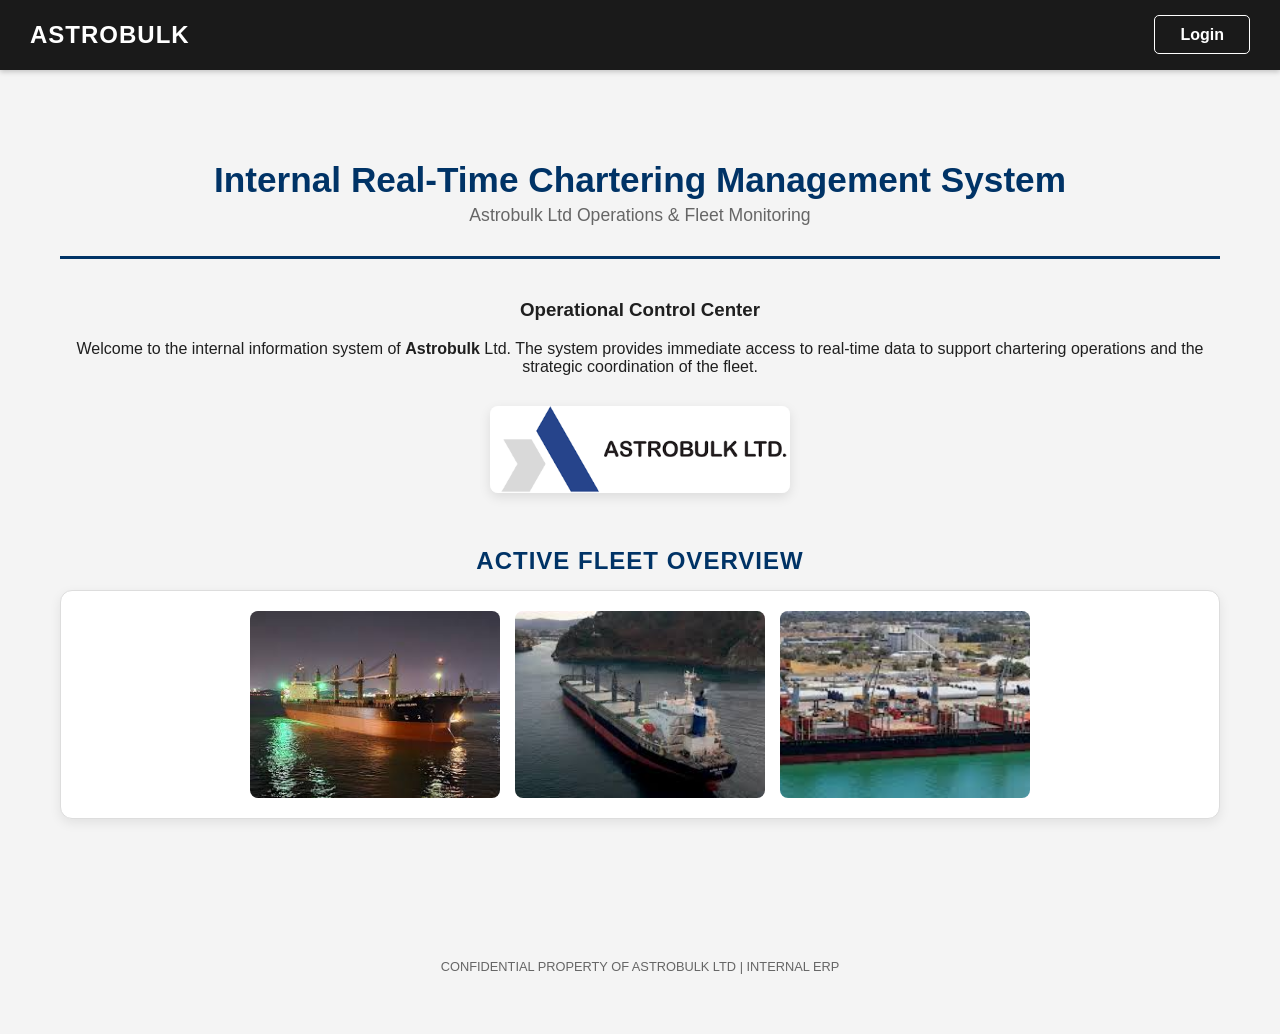
<file: index.html>
<!DOCTYPE html>
<html lang="el">
<head>
    <meta charset="UTF-8">
    <title>Internal ERP | Astrobulk Ltd</title>
    <link rel="stylesheet" href="style.css">
    <style>
       
        body {
            margin: 0;
            font-family: Arial, sans-serif;
            background-color: #f4f4f4; 
        }
        
        .top-navbar {
            display: flex;
            justify-content: space-between;
            align-items: center;
            background-color: #1a1a1a;
            color: white;
            padding: 0 30px;
            height: 70px;
            box-shadow: 0 2px 5px rgba(0,0,0,0.2);
        }

        .login-link {
            color: white;
            text-decoration: none;
            padding: 10px 25px;
            border: 1px solid #ffffff;
            border-radius: 5px;
            font-weight: bold;
            transition: all 0.3s ease;
        }

        .login-link:hover {
            background-color: #ffffff;
            color: #1a1a1a;
        }

       
        .layout {
            display: block; 
        }

        .main {
            width: 100%;
            max-width: 1200px;
            margin: 0 auto;
            padding: 40px 20px;
        }

        .centered-header {
            text-align: center;
            margin-bottom: 40px;
        }
    </style>
</head>
<body>

<nav class="top-navbar">
    <div class="logo">
        <h2 style="margin: 0; letter-spacing: 1px;">ASTROBULK</h2>
    </div>
    <div class="auth-section">
        <a href="login.html" class="login-link">Login</a>
    </div>
</nav>

<div class="layout">
    <div class="main">
        <div class="container">
            <div class="centered-header">
                <h1 class="main-title">Internal Real-Time Chartering Management System</h1>
                <span class="sub-title">Astrobulk Ltd Operations & Fleet Monitoring</span>
            </div>

            <div class="intro-section">
                <h3>Operational Control Center</h3>
                <p>
                    Welcome to the internal information system of <strong>Astrobulk</strong> Ltd. 
                    The system provides immediate access to real-time data to support chartering operations and the strategic coordination of the fleet.
                </p>
                
                <div class="main-logo-container" style="text-align: center; margin-top: 30px;">
                    <img src="astrobulklogo.jpg" alt="Astrobulk System Logo" style="max-width: 300px;">
                </div>
            </div>

            <h3 class="fleet-main-title" style="text-align: center; margin-top: 50px;">ACTIVE FLEET OVERVIEW</h3>
            <div class="fleet-container">
                <div class="fleet-gallery" style="display: flex; justify-content: center; gap: 15px; flex-wrap: wrap;">
                    <img src="vessel2.jpg" alt="Fleet Unit 2" style="width: 250px; height: auto; border-radius: 8px;">
                    <img src="vessel3.jpg" alt="Fleet Unit 3" style="width: 250px; height: auto; border-radius: 8px;">
                    <img src="vessel4.jpg" alt="Fleet Unit 4" style="width: 250px; height: auto; border-radius: 8px;">
                </div>
            </div>
        </div>

        <footer class="erp-footer" style="text-align: center; margin-top: 60px; padding: 20px; font-size: 0.8rem; color: #666;">
            CONFIDENTIAL PROPERTY OF ASTROBULK LTD | INTERNAL ERP
        </footer>
    </div>
</div>

</body>
</html>
</file>
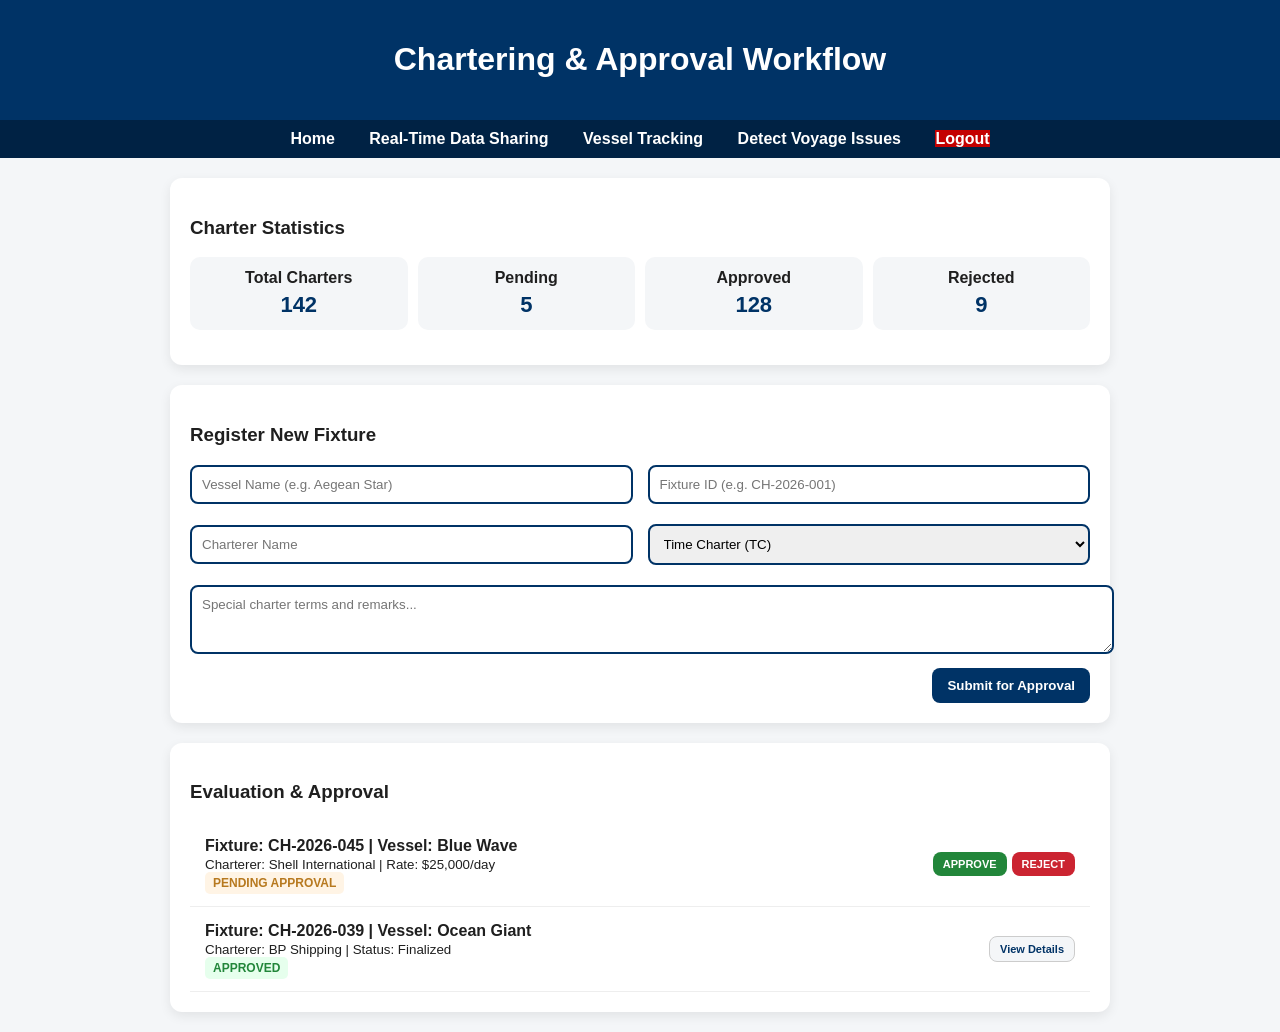
<file: chartering.html>
<!DOCTYPE html>
<html lang="en">
<head>
<meta charset="UTF-8">
<title>Chartering & Approval Workflow - Fleet ERP</title>

<link rel="stylesheet" href="style.css">

<style>
.page-title {
  text-align: center;
  font-size: 26px;
  font-weight: bold;
  margin: 20px 0;
  color: #003366;
}

.box {
  max-width: 900px;
  margin: auto;
  background: white;
  padding: 20px;
  border-radius: 12px;
  box-shadow: 0 4px 12px rgba(0,0,0,0.08);
  margin-bottom: 20px;
}

input, select, textarea {
  width: 100%;
  padding: 10px;
  border: 2px solid #003366;
  border-radius: 8px;
  outline: none;
  margin-bottom: 10px;
  font-family: inherit;
}

button {
  background: #003366;
  color: white;
  border: none;
  padding: 10px 15px;
  border-radius: 8px;
  cursor: pointer;
  font-weight: bold;
  transition: 0.3s;
}

button:hover {
  background: #0055a5;
}

.item {
  padding: 15px;
  border-bottom: 1px solid #eee;
  display: flex;
  justify-content: space-between;
  align-items: center;
}

.notification {
  position: fixed;
  top: 20px;
  right: 20px;
  background: #003366;
  color: white;
  padding: 12px 16px;
  border-radius: 8px;
  display: none;
  z-index: 1000;
}

.stats {
  display: grid;
  grid-template-columns: repeat(4, 1fr);
  gap: 10px;
  margin-bottom: 15px;
}

.stat {
  background: #f4f6f8;
  padding: 12px;
  border-radius: 10px;
  text-align: center;
  font-weight: bold;
}

.stat div {
  font-size: 22px;
  margin-top: 5px;
  color: #003366;
}

header { background: #003366; color: white; padding: 20px; text-align: center; margin-bottom: 0; }
nav { background: #002244; padding: 10px; text-align: center; margin-bottom: 20px; }
nav a { color: white; margin: 0 15px; text-decoration: none; font-weight: bold; }
nav a:hover { text-decoration: underline; }

.status-tag { font-size: 12px; padding: 4px 8px; border-radius: 5px; font-weight: bold; text-transform: uppercase; }
.pending { background: #fff4e5; color: #b7791f; }
.approved { background: #e6ffed; color: #22863a; }
.rejected { background: #ffeef0; color: #cb2431; }

.flex-row { display: flex; gap: 15px; align-items: center; margin-bottom: 10px; }

</style>
</head>

<body>

<header>
  <h1>Chartering & Approval Workflow</h1>
</header>

<nav>
  <a href="home.html">Home</a>
  <a href="realtime.html">Real-Time Data Sharing</a>
  <a href="tracking.html">Vessel Tracking</a>
  <a href="detect_voyage_issues.html">Detect Voyage Issues</a>
  <a href="index.html" class="logout-btn">Logout</a>
</nav>

<div id="notification" class="notification"></div>

<div class="box">
  <h3>Charter Statistics</h3>
  <div class="stats">
    <div class="stat">Total Charters<div>142</div></div>
    <div class="stat">Pending<div>5</div></div>
    <div class="stat">Approved<div>128</div></div>
    <div class="stat">Rejected<div>9</div></div>
  </div>
</div>

<div class="box">
  <h3>Register New Fixture</h3>
  <div class="flex-row">
    <input type="text" id="vesselName" placeholder="Vessel Name (e.g. Aegean Star)">
    <input type="text" id="charterID" placeholder="Fixture ID (e.g. CH-2026-001)">
  </div>
  
  <div class="flex-row">
    <input type="text" placeholder="Charterer Name" style="flex:1;">
    <select style="flex:1;">
      <option>Time Charter (TC)</option>
      <option>Voyage Charter (VC)</option>
      <option>Bareboat</option>
    </select>
  </div>

  <textarea placeholder="Special charter terms and remarks..." rows="3"></textarea>
  
  <div style="text-align: right;">
    <button onclick="handleCharterSubmit()">Submit for Approval</button>
  </div>
</div>

<div class="box">
  <h3>Evaluation & Approval</h3>
  <div id="approvalStream">
    <div class="item">
      <div>
        <strong>Fixture: CH-2026-045 | Vessel: Blue Wave</strong><br>
        <small>Charterer: Shell International | Rate: $25,000/day</small><br>
        <span class="status-tag pending">Pending Approval</span>
      </div>
      <div style="display: flex; gap: 5px;">
        <button onclick="processAction('Approved')" style="background: #22863a; padding: 6px 10px; font-size: 11px;">APPROVE</button>
        <button onclick="processAction('Rejected')" style="background: #cb2431; padding: 6px 10px; font-size: 11px;">REJECT</button>
      </div>
    </div>

    <div class="item">
      <div>
        <strong>Fixture: CH-2026-039 | Vessel: Ocean Giant</strong><br>
        <small>Charterer: BP Shipping | Status: Finalized</small><br>
        <span class="status-tag approved">Approved</span>
      </div>
      <button style="background: #f4f6f8; color: #003366; padding: 6px 10px; font-size: 11px; border: 1px solid #ccc;">View Details</button>
    </div>
  </div>
</div>

<script>
const existingCharters = ["CH-2026-045", "CH-2026-039"];

function handleCharterSubmit() {
    const vessel = document.getElementById("vesselName").value;
    const id = document.getElementById("charterID").value;

    if(vessel === "" || id === "") {
        showNotification("Please fill in all mandatory fields.");
        return;
    }

    if(existingCharters.includes(id)) {
        showNotification("Error: Fixture ID " + id + " already exists!");
        return;
    }

    showNotification("Fixture submitted successfully!");
    existingCharters.push(id);
}

function processAction(status) {
    showNotification("Action Processed: " + status);
}

function showNotification(msg) {
    let n = document.getElementById("notification");
    n.innerText = msg;
    n.style.display = "block";
    setTimeout(() => n.style.display = "none", 3000);
}
</script>

</body>
</html>
</file>
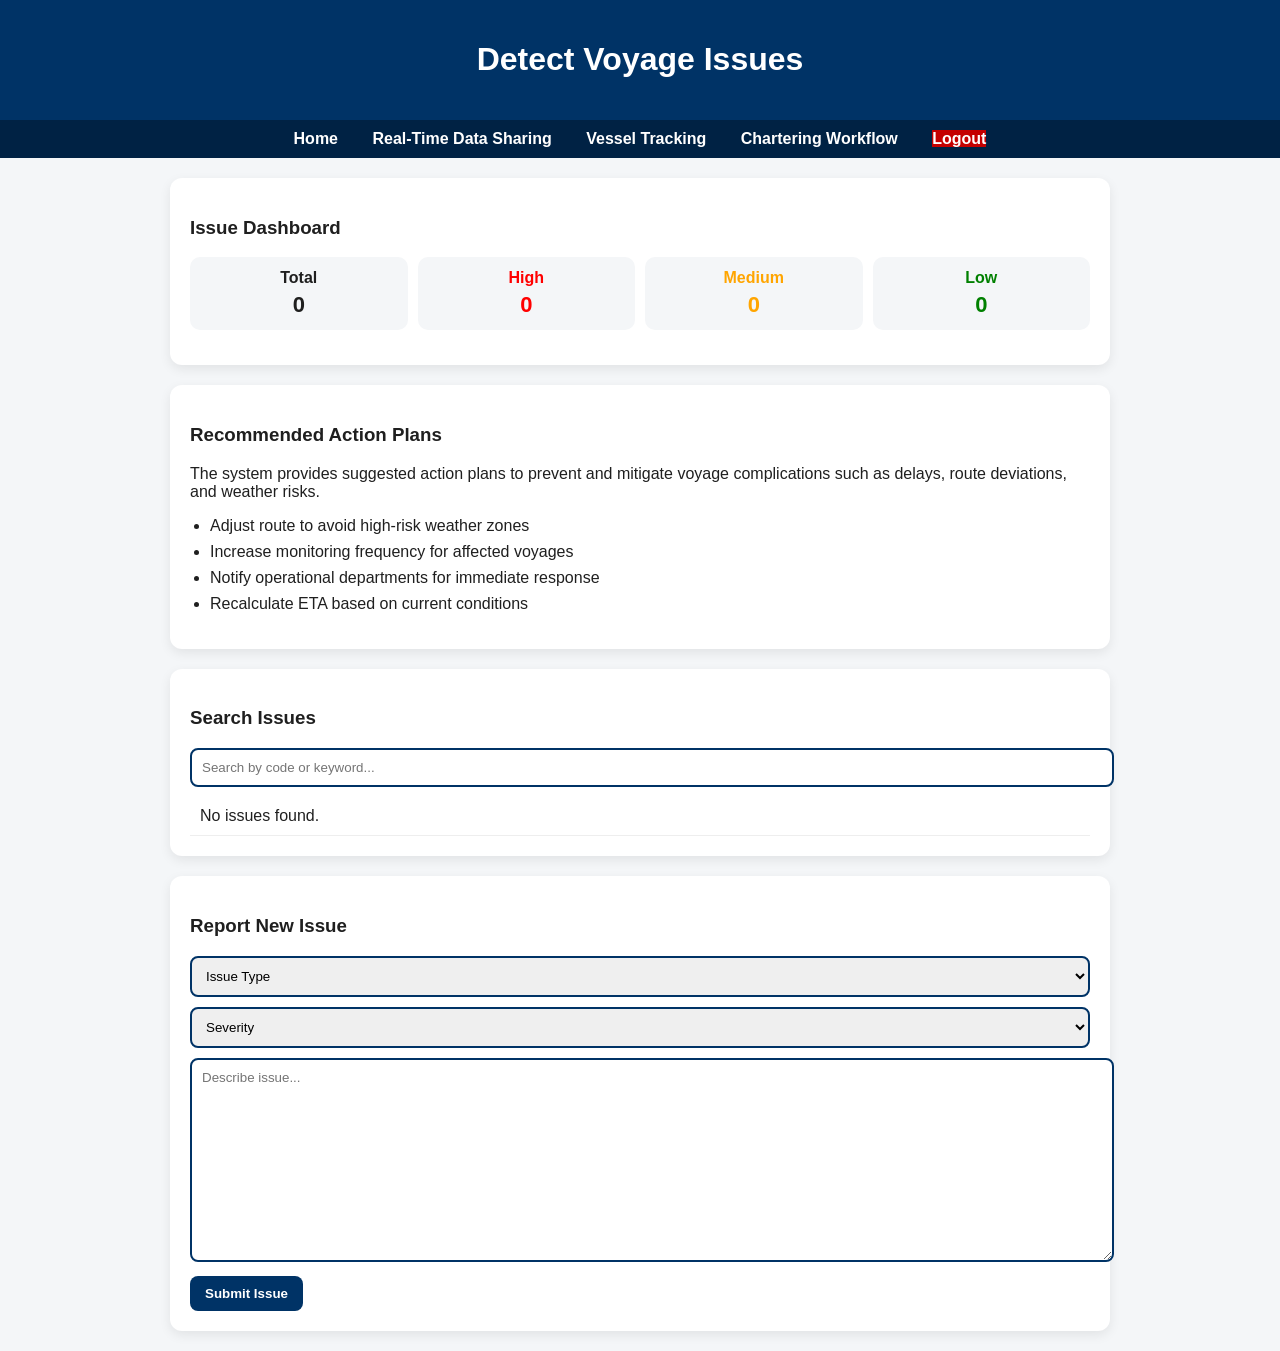
<file: detect_voyage_issues.html>
<!DOCTYPE html>
<html lang="en">
<head>
<meta charset="UTF-8">
<title>Detect Voyage Issues</title>

<link rel="stylesheet" href="style.css">

<style>

header { 
  background: #003366; 
  color: white; 
  padding: 20px; 
  text-align: center; 
  margin-bottom: 0; 
}

nav { 
  background: #002244; 
  padding: 10px; 
  text-align: center; 
  margin-bottom: 20px; 
}

nav a { 
  color: white; 
  margin: 0 15px; 
  text-decoration: none; 
  font-weight: bold; 
}

nav a:hover { 
  text-decoration: underline; 
}

.box {
  max-width: 900px;
  margin: auto;
  background: white;
  padding: 20px;
  border-radius: 12px;
  box-shadow: 0 4px 12px rgba(0,0,0,0.08);
  margin-bottom: 20px;
}

input, select, textarea {
  width: 100%;
  padding: 10px;
  border: 2px solid #003366;
  border-radius: 8px;
  outline: none;
  margin-bottom: 10px;
}

.big-textarea {
  height: 180px;
  resize: vertical;
}

button {
  background: #003366;
  color: white;
  border: none;
  padding: 10px 15px;
  border-radius: 8px;
  cursor: pointer;
  font-weight: bold;
}

button:hover {
  background: #0055a5;
}

.item {
  padding: 10px;
  border-bottom: 1px solid #eee;
}

.notification {
  position: fixed;
  top: 20px;
  right: 20px;
  background: #003366;
  color: white;
  padding: 12px 16px;
  border-radius: 8px;
  display: none;
}

.alert-box {
  max-width: 900px;
  margin: 0 auto 15px auto;
  padding: 15px;
  background: #c40000;
  color: white;
  font-weight: bold;
  border-radius: 10px;
  text-align: center;
  display: none;
  animation: flash 1s infinite;
}

@keyframes flash {
  0% { opacity: 1; }
  50% { opacity: 0.4; }
  100% { opacity: 1; }
}

.stats {
  display: grid;
  grid-template-columns: repeat(4, 1fr);
  gap: 10px;
  margin-bottom: 15px;
}

.stat {
  background: #f4f6f8;
  padding: 12px;
  border-radius: 10px;
  text-align: center;
  font-weight: bold;
}

.stat div {
  font-size: 22px;
  margin-top: 5px;
}

.high { color: red; }
.medium { color: orange; }
.low { color: green; }

.box ul {
  margin-top: 10px;
  padding-left: 20px;
}

.box ul li {
  margin-bottom: 8px;
}

.box ul li::before {
  content: "⚙️ ";
}

</style>

</head>

<body>

<header>
  <h1>Detect Voyage Issues</h1>
</header>

<nav>
  <a href="home.html">Home</a>
  <a href="realtime.html">Real-Time Data Sharing</a>
  <a href="tracking.html">Vessel Tracking</a>
  <a href="chartering.html">Chartering Workflow</a>
  <a href="index.html" class="logout-btn">Logout</a>
</nav>

<div id="notification" class="notification"></div>

<div id="alertBox" class="alert-box">
    High Risk Alert Detected!
</div>

<div class="box">
  <h3>Issue Dashboard</h3>

  <div class="stats">
    <div class="stat">
      Total
      <div id="total">0</div>
    </div>

    <div class="stat high">
      High
      <div id="high">0</div>
    </div>

    <div class="stat medium">
      Medium
      <div id="medium">0</div>
    </div>

    <div class="stat low">
      Low
      <div id="low">0</div>
    </div>
  </div>
</div>

<div class="box">
  <h3>Recommended Action Plans</h3>

  <p>
    The system provides suggested action plans to prevent and mitigate voyage complications such as delays, route deviations, and weather risks.
  </p>

  <ul>
    <li>Adjust route to avoid high-risk weather zones</li>
    <li>Increase monitoring frequency for affected voyages</li>
    <li>Notify operational departments for immediate response</li>
    <li>Recalculate ETA based on current conditions</li>
  </ul>
</div>

<div class="box">
  <h3>Search Issues</h3>

  <input type="text" id="searchInput"
         placeholder="Search by code or keyword..."
         onkeyup="filterIssues()">

  <div id="results">
    <div class="item">No issues yet.</div>
  </div>
</div>

<div class="box">
  <h3>Report New Issue</h3>

  <select id="issueType">
    <option value="">Issue Type</option>
    <option>Delay</option>
    <option>Weather</option>
    <option>Route Deviation</option>
  </select>

  <select id="severity">
    <option value="">Severity</option>
    <option>High</option>
    <option>Medium</option>
    <option>Low</option>
  </select>

  <textarea id="newIssue" class="big-textarea"
            placeholder="Describe issue..."></textarea>

  <button onclick="addIssue()">Submit Issue</button>
</div>

<script>

let issues = JSON.parse(localStorage.getItem("issues")) || [];

render(issues);
updateStats();
updateAlert();

function render(list) {
  let results = document.getElementById("results");

  if (list.length === 0) {
    results.innerHTML = "<div class='item'>No issues found.</div>";
    return;
  }

  results.innerHTML = "";

  list.forEach(i => {
    results.innerHTML += `
      <div class="item">
        <strong>${i.code}</strong>
        [${i.type} | ${i.severity}] - ${i.text}
      </div>
    `;
  });
}

function filterIssues() {
  let input = document.getElementById("searchInput").value.toLowerCase();

  let filtered = issues.filter(i =>
    i.text.toLowerCase().includes(input) ||
    i.code.toLowerCase().includes(input)
  );

  render(filtered);
}

function addIssue() {

  let text = document.getElementById("newIssue").value.trim();
  let type = document.getElementById("issueType").value;
  let severity = document.getElementById("severity").value;

  if (!text || !type || !severity) return;

  let newItem = {
    code: "V" + (issues.length + 1).toString().padStart(3, "0"),
    text,
    type,
    severity
  };

  issues.push(newItem);

  localStorage.setItem("issues", JSON.stringify(issues));

  document.getElementById("newIssue").value = "";
  document.getElementById("issueType").value = "";
  document.getElementById("severity").value = "";

  render(issues);
  updateStats();
  updateAlert();

  showNotification("New issue: " + newItem.code);
}

function updateStats() {

  document.getElementById("total").innerText = issues.length;

  document.getElementById("high").innerText =
    issues.filter(i => i.severity === "High").length;

  document.getElementById("medium").innerText =
    issues.filter(i => i.severity === "Medium").length;

  document.getElementById("low").innerText =
    issues.filter(i => i.severity === "Low").length;
}

function updateAlert() {
  let hasHigh = issues.some(i => i.severity === "High");

  document.getElementById("alertBox").style.display =
    hasHigh ? "block" : "none";
}

function showNotification(msg) {
  let n = document.getElementById("notification");
  n.innerText = msg;
  n.style.display = "block";

  setTimeout(() => {
    n.style.display = "none";
  }, 2500);
}

</script>

</body>
</html>
</file>
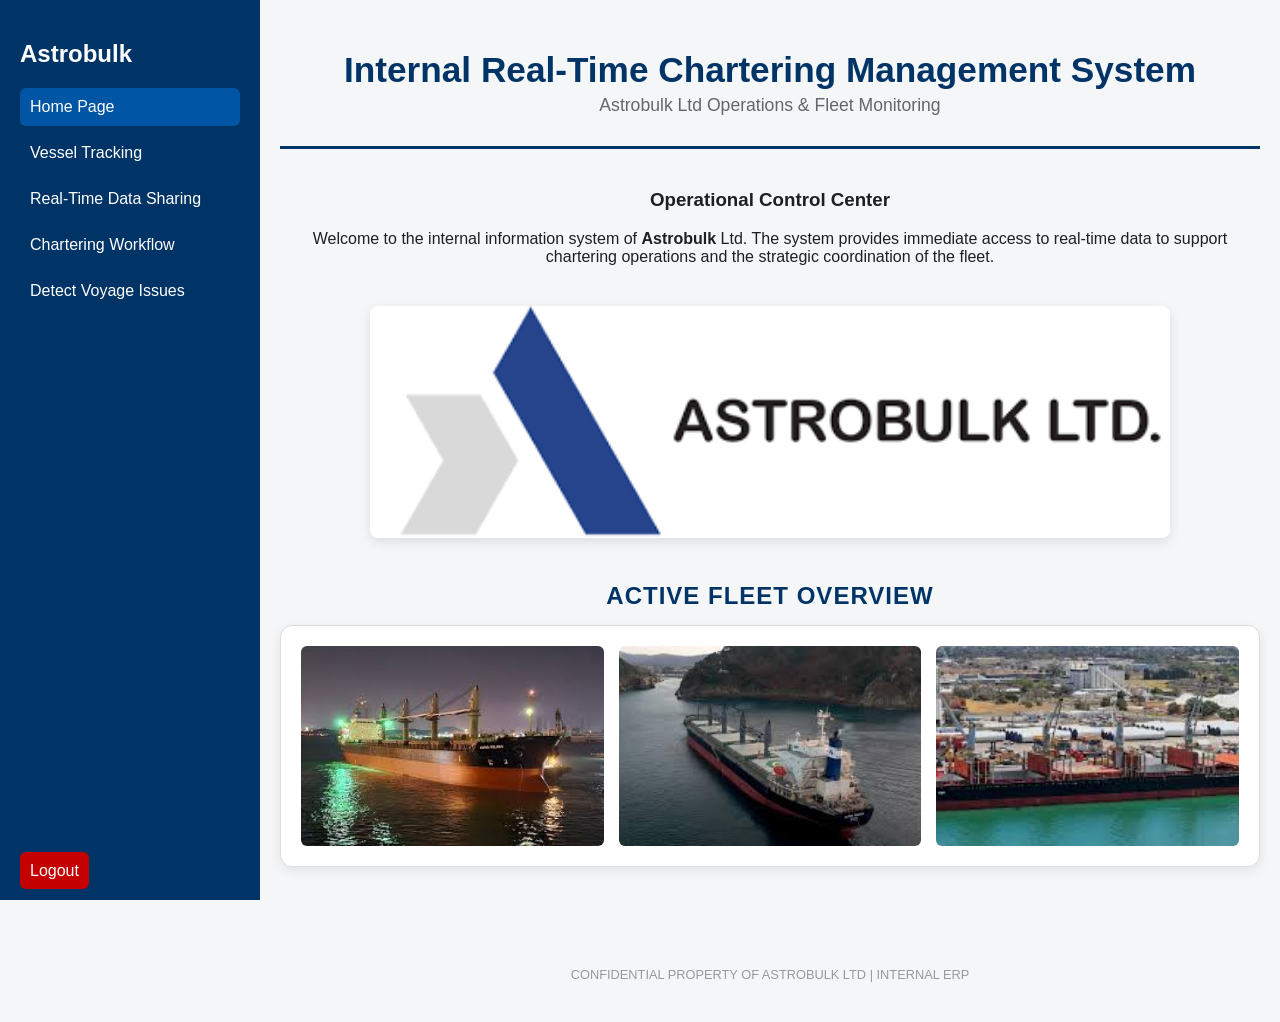
<file: home.html>
<!DOCTYPE html>
<html lang="el">
<head>
    <meta charset="UTF-8">
    <title>Internal ERP | Astrobulk Ltd</title>
    <link rel="stylesheet" href="style.css">
</head>
<body>

<div class="layout">
    <nav class="sidebar">
        <h2>Astrobulk</h2>
        <a href="home.html" class="active-link">Home Page</a>
        <a href="tracking.html">Vessel Tracking</a>
        <a href="realtime.html">Real-Time Data Sharing</a>
        <a href="chartering.html">Chartering Workflow</a>
        <a href="detect_voyage_issues.html">Detect Voyage Issues</a>
        
        <div style="margin-top: auto;">
            <a href="index.html" class="logout-btn">Logout</a>
        </div>
    </nav>

    <div class="main">
        <div class="container">
            <div class="centered-header">
                <h1 class="main-title">Internal Real-Time Chartering Management System</h1>
                <span class="sub-title">Astrobulk Ltd Operations & Fleet Monitoring</span>
            </div>

            <div class="intro-section">
                <h3>Operational Control Center</h3>
                <p>
                Welcome to the internal information system of <strong>Astrobulk</strong> Ltd. 
                The system provides immediate access to real-time data to support chartering operations and the strategic coordination of the fleet.
                </p>
                
                <div class="main-logo-container">
                    <img src="astrobulklogo.jpg" alt="Astrobulk System Logo">
                </div>
            </div>

            <h3 class="fleet-main-title">ACTIVE FLEET OVERVIEW</h3>
            <div class="fleet-container">
                <div class="fleet-gallery">
                    <img src="vessel2.jpg" alt="Fleet Unit 2">
                    <img src="vessel3.jpg" alt="Fleet Unit 3">
                    <img src="vessel4.jpg" alt="Fleet Unit 4">
                </div>
            </div>
        </div>

        <footer class="erp-footer">
            CONFIDENTIAL PROPERTY OF ASTROBULK LTD | INTERNAL ERP
        </footer>
    </div>
</div>

</body>
</html>
</file>
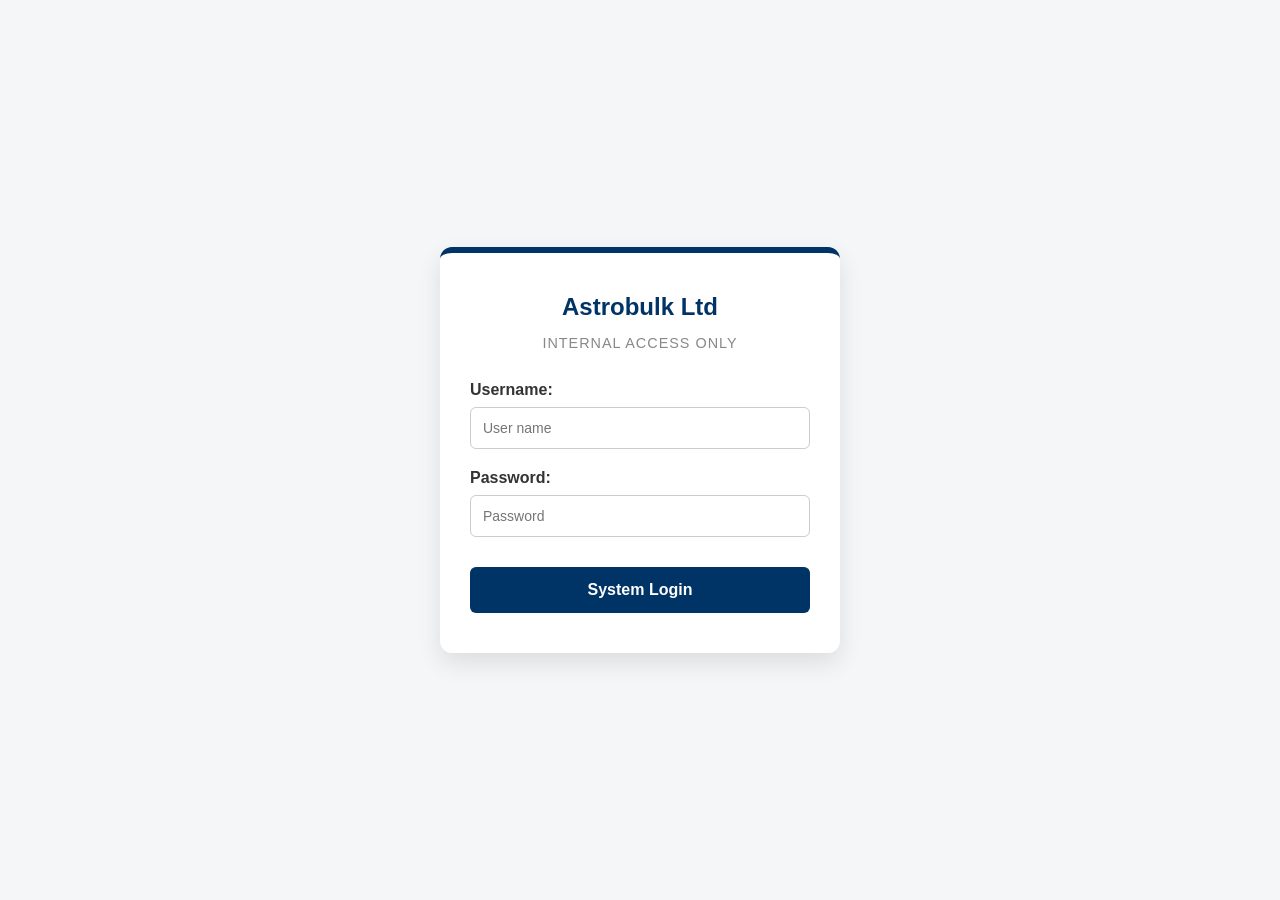
<file: login.html>
<!DOCTYPE html>
<html lang="el">
<head>
    <meta charset="UTF-8">
    <title>Astrobulk ERP | Login</title>
    <link rel="stylesheet" href="style.css">
</head>
<body class="login-body">

    <div class="login-container">
        <div class="login-box">
            <h2 class="login-logo-text">Astrobulk Ltd</h2>
            <p class="login-subtext">Internal Access Only</p>
            
            <form action="home.html" method="GET">
                <div class="form-group">
                    <label for="username">Username:</label>
                    <input type="text" id="username" name="username" required placeholder="User name">
                </div>

                <div class="form-group">
                    <label for="password">Password:</label>
                    <input type="password" id="password" name="password" required placeholder="Password">
                </div>

                <button type="submit" class="login-submit-btn">System Login</button>
            </form>
        </div>
    </div>

</body>
</html>
</file>
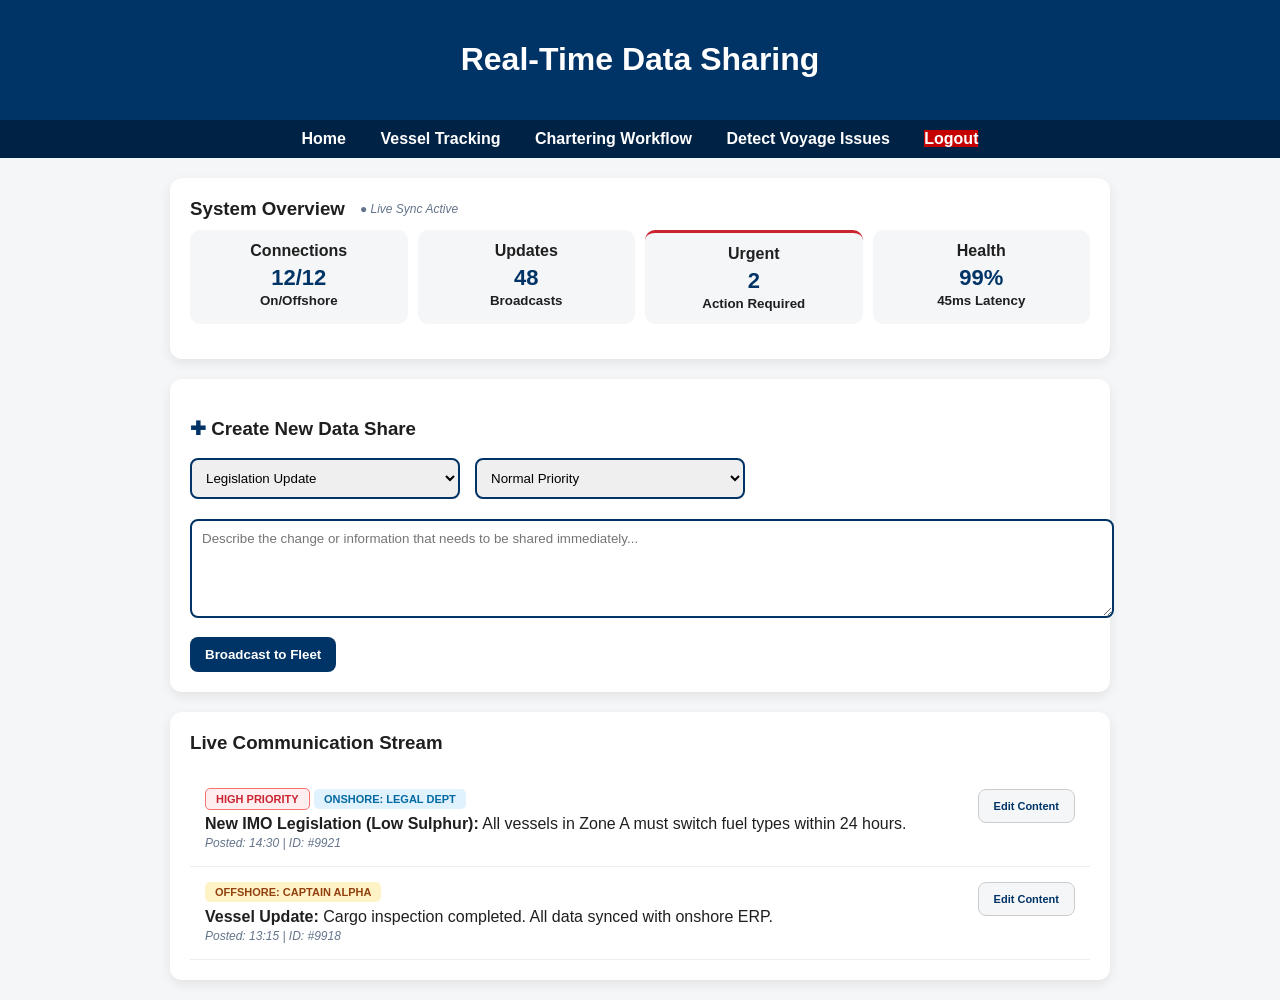
<file: realtime.html>
<!DOCTYPE html>
<html lang="en">
<head>
<meta charset="UTF-8">
<title>Real Time Data Sharing - Fleet ERP</title>

<link rel="stylesheet" href="style.css">

<style>
.page-title {
  text-align: center;
  font-size: 26px;
  font-weight: bold;
  margin: 20px 0;
  color: #003366;
}

.box {
  max-width: 900px;
  margin: auto;
  background: white;
  padding: 20px;
  border-radius: 12px;
  box-shadow: 0 4px 12px rgba(0,0,0,0.08);
  margin-bottom: 20px;
}

input, select, textarea {
  width: 100%;
  padding: 10px;
  border: 2px solid #003366;
  border-radius: 8px;
  outline: none;
  margin-bottom: 10px;
  font-family: inherit;
}

button {
  background: #003366;
  color: white;
  border: none;
  padding: 10px 15px;
  border-radius: 8px;
  cursor: pointer;
  font-weight: bold;
  transition: 0.3s;
}

button:hover {
  background: #0055a5;
}

.item {
  padding: 15px;
  border-bottom: 1px solid #eee;
  display: flex;
  justify-content: space-between;
  align-items: flex-start;
}

.item:hover {
  background-color: #f8fafc;
}

.notification {
  position: fixed;
  top: 20px;
  right: 20px;
  background: #003366;
  color: white;
  padding: 12px 16px;
  border-radius: 8px;
  display: none;
  z-index: 1000;
}

.stats {
  display: grid;
  grid-template-columns: repeat(4, 1fr);
  gap: 10px;
  margin-bottom: 15px;
}

.stat {
  background: #f4f6f8;
  padding: 12px;
  border-radius: 10px;
  text-align: center;
  font-weight: bold;
}

.stat div {
  font-size: 22px;
  margin-top: 5px;
  color: #003366;
}

header { background: #003366; color: white; padding: 20px; text-align: center; margin-bottom: 0; }
nav { background: #002244; padding: 10px; text-align: center; margin-bottom: 20px; }
nav a { color: white; margin: 0 15px; text-decoration: none; font-weight: bold; }
nav a:hover { text-decoration: underline; }

/* Status Tags & Badges */
.status-tag { font-size: 11px; padding: 4px 10px; border-radius: 5px; font-weight: bold; text-transform: uppercase; }
.onshore { background: #e0f2fe; color: #0369a1; }
.offshore { background: #fef3c7; color: #92400e; }
.priority-high { background: #ffeef0; color: #cb2431; border: 1px solid #f87171; }

.flex-row { display: flex; gap: 15px; align-items: center; margin-bottom: 10px; }
.badge { font-size: 12px; color: #64748b; font-style: italic; }
</style>
</head>

<body>

<header>
  <h1>Real-Time Data Sharing</h1>
</header>

<nav>
  <a href="home.html">Home</a>
  <a href="tracking.html">Vessel Tracking</a>
  <a href="chartering.html">Chartering Workflow</a>
  <a href="detect_voyage_issues.html">Detect Voyage Issues</a>
  <a href="index.html" class="logout-btn">Logout</a>
</nav>

<div id="notification" class="notification">✅ Information shared with all departments!</div>

<div class="box">
  <div class="flex-row">
    <h3 style="margin:0;">System Overview</h3>
    <span class="badge">● Live Sync Active</span>
  </div>
  <div class="stats">
    <div class="stat">Connections<div>12/12</div><small>On/Offshore</small></div>
    <div class="stat">Updates<div>48</div><small>Broadcasts</small></div>
    <div class="stat" style="border-top: 3px solid #cb2431;">Urgent<div>2</div><small>Action Required</small></div>
    <div class="stat">Health<div>99%</div><small>45ms Latency</small></div>
  </div>
</div>

<div class="box">
  <h3><span style="color: #003366;">✚</span> Create New Data Share</h3>
  <div class="flex-row">
    <select id="infoCategory" style="width: 30%;">
      <option>Legislation Update</option>
      <option>Customer Requirement</option>
      <option>Operational Alert</option>
      <option>Vessel Report</option>
    </select>
    <select id="priorityLevel" style="width: 30%;">
      <option value="normal">Normal Priority</option>
      <option value="high">High Priority</option>
    </select>
  </div>
  
  <textarea id="mainPost" placeholder="Describe the change or information that needs to be shared immediately..." rows="5"></textarea>
  
  <div style="display: flex; justify-content: space-between; align-items: center; margin-top: 5px;">
    <div>
      <button onclick="handlePublish()">Broadcast to Fleet</button>
    </div>
    <span id="draftIndicator" style="display:none; color: #059669; font-weight: bold; font-size: 13px;">
        ✔ Auto-saved (Draft)
    </span>
  </div>
</div>

<div class="box">
  <div style="display: flex; justify-content: space-between; align-items: center; margin-bottom: 20px;">
    <h3 style="margin:0;">Live Communication Stream</h3>
  </div>

  <div id="dataStream">
    <div class="item">
      <div style="flex: 1;">
        <div style="margin-bottom: 8px;">
          <span class="status-tag priority-high">High Priority</span>
          <span class="status-tag onshore">Onshore: Legal Dept</span>
        </div>
        <strong>New IMO Legislation (Low Sulphur):</strong> All vessels in Zone A must switch fuel types within 24 hours.
        <br><small class="badge">Posted: 14:30 | ID: #9921</small>
      </div>
      <div style="text-align: right;">
        <button onclick="showNotification('Opening editor...')" style="background: #f4f6f8; color: #003366; font-size: 11px; border: 1px solid #ccc;">Edit Content</button>
      </div>
    </div>

    <div class="item">
      <div style="flex: 1;">
        <div style="margin-bottom: 8px;">
          <span class="status-tag offshore">Offshore: Captain Alpha</span>
        </div>
        <strong>Vessel Update:</strong> Cargo inspection completed. All data synced with onshore ERP.
        <br><small class="badge">Posted: 13:15 | ID: #9918</small>
      </div>
      <div style="text-align: right;">
        <button onclick="showNotification('Opening editor...')" style="background: #f4f6f8; color: #003366; font-size: 11px; border: 1px solid #ccc;">Edit Content</button>
      </div>
    </div>
  </div>
</div>

<script>
function handlePublish() {
    const text = document.getElementById("mainPost").value;
    if(text.trim() === "") return;
    
    showNotification("✅ Broadcast successful!");
    
    const stream = document.getElementById("dataStream");
    const newItem = `
      <div class="item">
        <div style="flex: 1;">
          <div style="margin-bottom: 8px;">
            <span class="status-tag onshore">Onshore: COO</span>
          </div>
          <strong>New Update:</strong> ${text}
          <br><small class="badge">Posted: Just now | ID: #NEW</small>
        </div>
        <div style="text-align: right;">
          <button style="background: #f4f6f8; color: #003366; font-size: 11px; border: 1px solid #ccc;">Edit Content</button>
        </div>
      </div>`;
    
    stream.insertAdjacentHTML('afterbegin', newItem);
    document.getElementById("mainPost").value = "";
}

function showNotification(msg) {
    let n = document.getElementById("notification");
    n.innerText = msg;
    n.style.display = "block";
    setTimeout(() => n.style.display = "none", 3000);
}

let typingTimer;
document.getElementById("mainPost").addEventListener('input', function() {
    document.getElementById("draftIndicator").style.display = "none";
    clearTimeout(typingTimer);
    typingTimer = setTimeout(() => {
        if(this.value.length > 0) {
            document.getElementById("draftIndicator").style.display = "inline";
        }
    }, 2000);
});
</script>

</body>
</html>
</file>
<file: style.css>
body {
  margin: 0;
  font-family: Arial, sans-serif;
  background: #f4f6f8;
  color: #1f1f1f;
}

.layout {
  display: flex;
  height: 100vh;
}

.sidebar {
  width: 220px;
  background: #003366;
  color: white;
  padding: 20px;
  display: flex;
  flex-direction: column;
}

.sidebar h2 {
  margin-bottom: 20px;
}

.sidebar a {
  color: white;
  text-decoration: none;
  padding: 10px;
  border-radius: 6px;
  margin-bottom: 8px;
  transition: 0.2s;
}

.sidebar a:hover {
  background: #0055a5;
}

.main {
  flex: 1;
  display: flex;
  flex-direction: column;
}

header {
  background: white;
  padding: 15px;
  font-weight: bold;
  box-shadow: 0 2px 10px rgba(0,0,0,0.08);
}

.container {
  padding: 20px;
}

.card {
  background: white;
  padding: 20px;
  border-radius: 12px;
  box-shadow: 0 4px 12px rgba(0,0,0,0.08);
  margin-bottom: 20px;
}

input, select, textarea {
  font-family: Arial, sans-serif;
  border: 2px solid #003366;
  border-radius: 8px;
  outline: none;
}

input {
  width: 100%;
  padding: 10px;
}

textarea {
  width: 100%;
  padding: 10px;
}

input:focus, textarea:focus, select:focus {
  border-color: #001f4d;
  box-shadow: 0 0 0 3px rgba(0, 51, 102, 0.25);
}

button {
  background: #003366;
  color: white;
  border: none;
  padding: 10px 15px;
  border-radius: 8px;
  cursor: pointer;
  font-weight: bold;
  transition: 0.2s;
}

button:hover {
  background: #0055a5;
}

.big-textarea {
  height: 180px;
  resize: vertical;
}

.item {
  padding: 10px;
  border-bottom: 1px solid #eee;
}

.item:hover {
  background: #f4f8ff;
}

.notification {
  position: fixed;
  top: 20px;
  right: 20px;
  background: #003366;
  color: white;
  padding: 12px 16px;
  border-radius: 8px;
  display: none;
  box-shadow: 0 4px 10px rgba(0,0,0,0.2);
}

.alert-box {
  max-width: 900px;
  margin: 0 auto 15px auto;
  padding: 15px;
  background: #c40000;
  color: white;
  font-weight: bold;
  border-radius: 10px;
  text-align: center;
  display: none;
  animation: flash 1s infinite;
}

@keyframes flash {
  0% { opacity: 1; }
  50% { opacity: 0.4; }
  100% { opacity: 1; }
}

.stats {
  display: grid;
  grid-template-columns: repeat(4, 1fr);
  gap: 10px;
  margin-bottom: 15px;
}

.stat {
  background: #f4f6f8;
  padding: 12px;
  border-radius: 10px;
  text-align: center;
  font-weight: bold;
}

.high { color: red; }
.medium { color: orange; }
.low { color: green; }

@media (max-width: 900px) {
  .stats {
    grid-template-columns: repeat(2, 1fr);
  }
}

@media (max-width: 600px) {
  .stats {
    grid-template-columns: 1fr;
  }

  .sidebar {
    display: none;
  }
}

.stats {
  display: grid;
  grid-template-columns: repeat(4, 1fr);
  gap: 10px;
  margin-bottom: 15px;
}

.stat {
  background: #f4f6f8;
  padding: 12px;
  border-radius: 10px;
  text-align: center;
  font-weight: bold;
}

.stat div {
  font-size: 22px;
  margin-top: 5px;
}

.high {
  color: red;
}

.medium {
  color: orange;
}

.low {
  color: green;
}

.item {
  padding: 10px;
  border-bottom: 1px solid #eee;
}

.item:hover {
  background: #f4f8ff;
}

.centered-header {
    text-align: center;
    padding: 30px 0;
    border-bottom: 3px solid #003366;
    margin-bottom: 40px;
}

.main-title {
    color: #003366;
    font-size: 2.2em;
    margin: 0;
}

.sub-title {
    color: #666;
    font-size: 1.1em;
    margin-top: 5px;
    display: block;
}

.intro-section {
    text-align: center;
    margin-bottom: 40px;
}

.main-logo-container {
    margin: 40px auto;
    max-width: 800px;
}

.main-logo-container img {
    width: 100%;
    height: auto;
    border-radius: 8px;
    box-shadow: 0 4px 12px rgba(0,0,0,0.1);
}

.fleet-main-title {
    color: #003366;
    text-align: center;
    margin-bottom: 15px;
    font-size: 1.5em;
    font-weight: bold;
    letter-spacing: 1px;
}

.fleet-container {
    background: white;
    padding: 20px;
    border-radius: 12px;
    border: 1px solid #ddd;
    box-shadow: 0 4px 12px rgba(0,0,0,0.08);
    margin-bottom: 40px;
}

.fleet-gallery {
    display: grid;
    grid-template-columns: repeat(3, 1fr);
    gap: 15px;
}

.fleet-gallery img {
    width: 100%;
    height: 200px;
    object-fit: cover;
    border-radius: 6px;
}

.erp-footer {
    text-align: center;
    padding: 40px;
    color: #999;
    font-size: 0.8em;
}

.active-link {
    background: #0055a5 !important;
}

.logout-btn {
    background-color: #c40000 !important;
    text-align: center;
}

.login-body {
    display: flex;
    justify-content: center;
    align-items: center;
    height: 100vh;
    margin: 0;
    background: #f4f6f8;
    font-family: Arial, sans-serif;
}

.login-container {
    width: 400px; 
    background: white;
    padding: 40px 30px;
    border-radius: 12px;
    box-shadow: 0 10px 25px rgba(0,0,0,0.1);
    border-top: 6px solid #003366;
    box-sizing: border-box;
}

.login-logo-text {
    color: #003366;
    text-align: center;
    margin: 0 0 5px 0;
    font-size: 24px;
}

.login-subtext {
    text-align: center;
    color: #888;
    font-size: 0.9em;
    margin-bottom: 30px;
    text-transform: uppercase;
    letter-spacing: 1px;
}

.form-group {
    margin-bottom: 20px;
}

.form-group label {
    display: block;
    margin-bottom: 8px;
    font-weight: bold;
    color: #333;
}

.form-group input {
    width: 100%;
    padding: 12px;
    border: 1px solid #ccc;
    border-radius: 6px;
    box-sizing: border-box;
    font-size: 14px;
}

.form-group input:focus {
    border-color: #003366;
    outline: none;
    box-shadow: 0 0 5px rgba(0,51,102,0.2);
}

.login-submit-btn {
    width: 100%;
    padding: 14px;
    background: #003366;
    color: white;
    border: none;
    border-radius: 6px;
    font-size: 16px;
    font-weight: bold;
    cursor: pointer;
    transition: background 0.3s ease;
    margin-top: 10px;
}

.login-submit-btn:hover {
    background: #0055a5;
}
.box ul li::before {
  content: "" !important;
}
</file>
